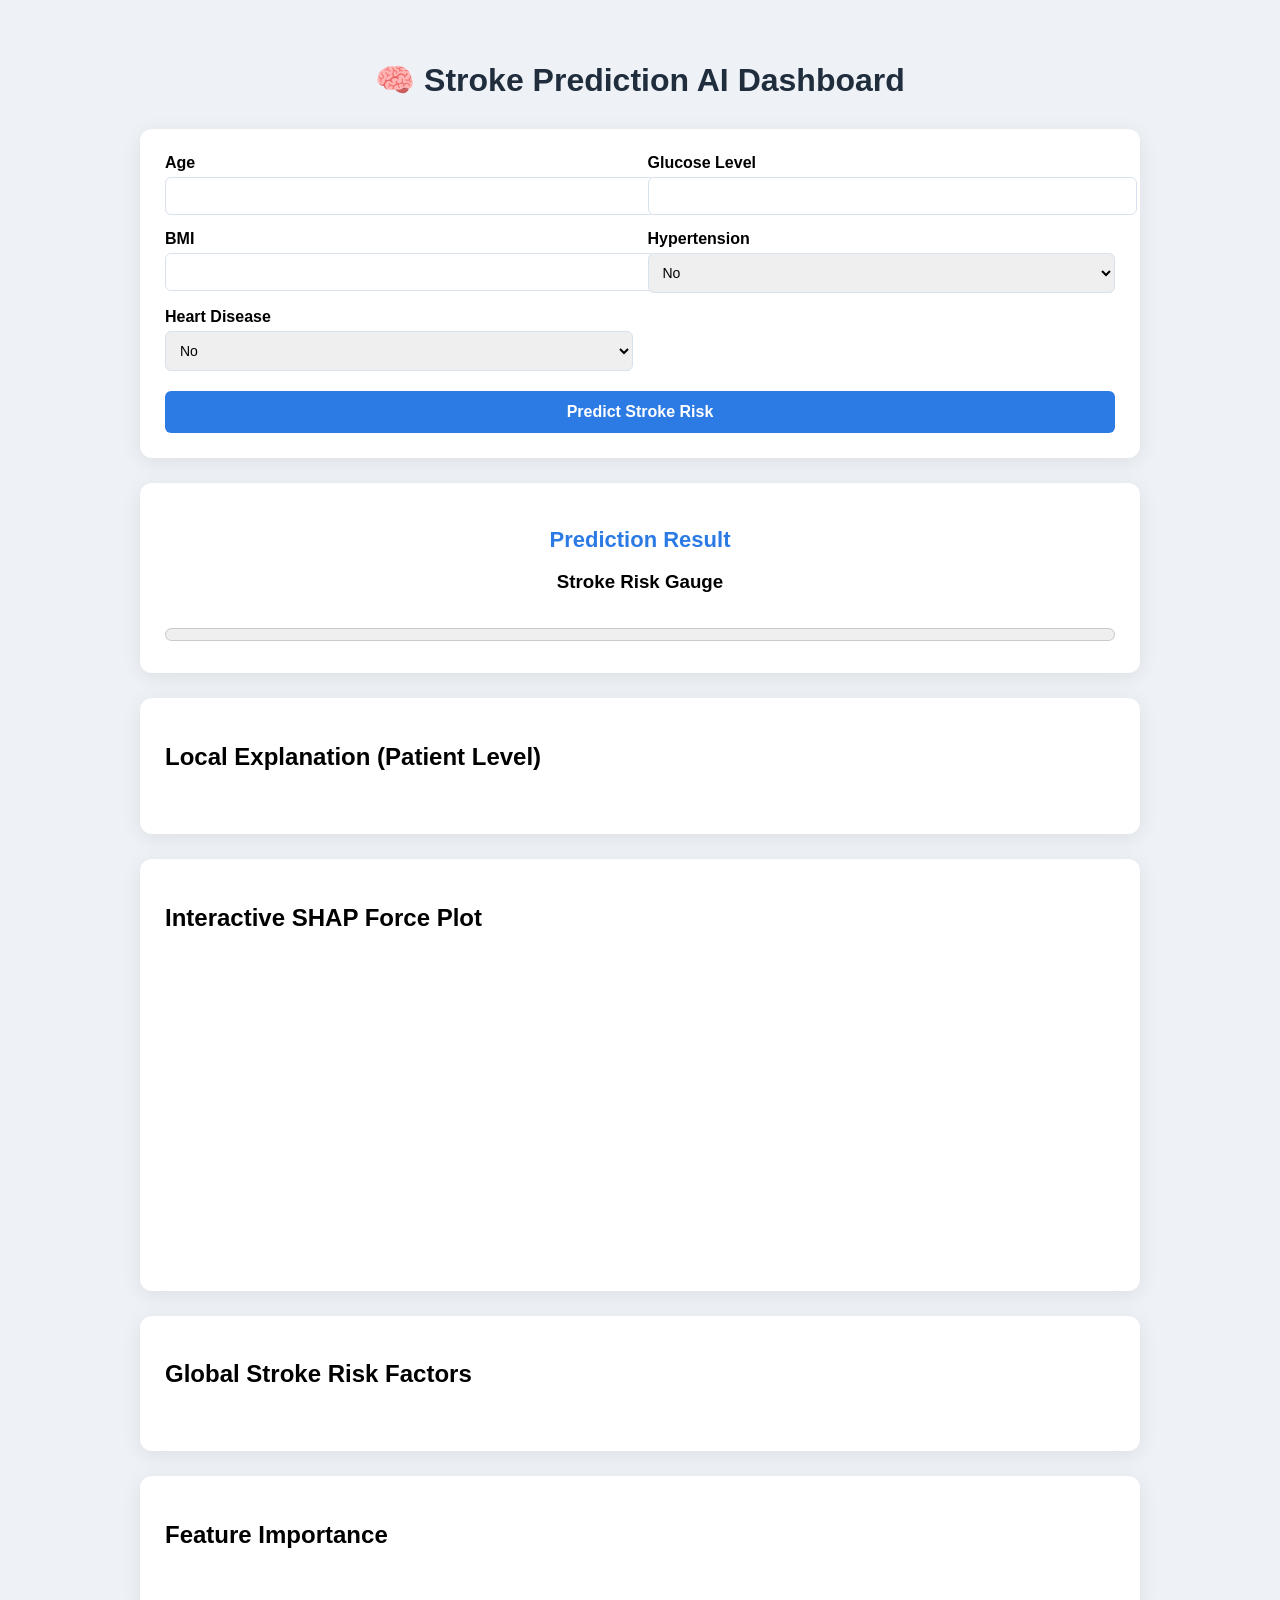
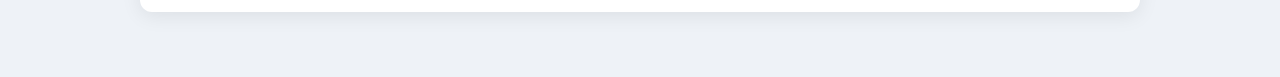
<file: frontend/index.html>
<!DOCTYPE html>
<html>

<head>

<title>Stroke Prediction AI</title>
<link rel="stylesheet" href="style.css">
<link rel="icon" href="data:,">

</head>

<body>

<div class="container">

<h1>🧠 Stroke Prediction AI Dashboard</h1>

<div class="card">

<form id="strokeForm">

<div class="form-grid">

<div>
<label>Age</label>
<input type="number" id="age" required>
</div>

<div>
<label>Glucose Level</label>
<input type="number" id="glucose" required>
</div>

<div>
<label>BMI</label>
<input type="number" id="bmi" required>
</div>

<div>
<label>Hypertension</label>
<select id="hypertension">
<option value="0">No</option>
<option value="1">Yes</option>
</select>
</div>

<div>
<label>Heart Disease</label>
<select id="heart_disease">
<option value="0">No</option>
<option value="1">Yes</option>
</select>
</div>

</div>

<button type="submit">Predict Stroke Risk</button>

</form>

</div>

<div class="card result-card">

<h2 id="result">Prediction Result</h2>

<h3>Stroke Risk Gauge</h3>

<meter id="riskGauge" min="0" max="100" value="0"></meter>

</div>

<div class="card">

<h2>Local Explanation (Patient Level)</h2>
<img id="shapPlot">

</div>

<div class="card">

<h2>Interactive SHAP Force Plot</h2>

<iframe
id="forceFrame"
width="100%"
height="300"
style="border:none;">
</iframe>

</div>

<div class="card">

<h2>Global Stroke Risk Factors</h2>
<img id="summaryPlot">

</div>

<div class="card">

<h2>Feature Importance</h2>
<img id="importancePlot">

</div>

</div>

<script src="script.js"></script>

</body>
</html>
</file>
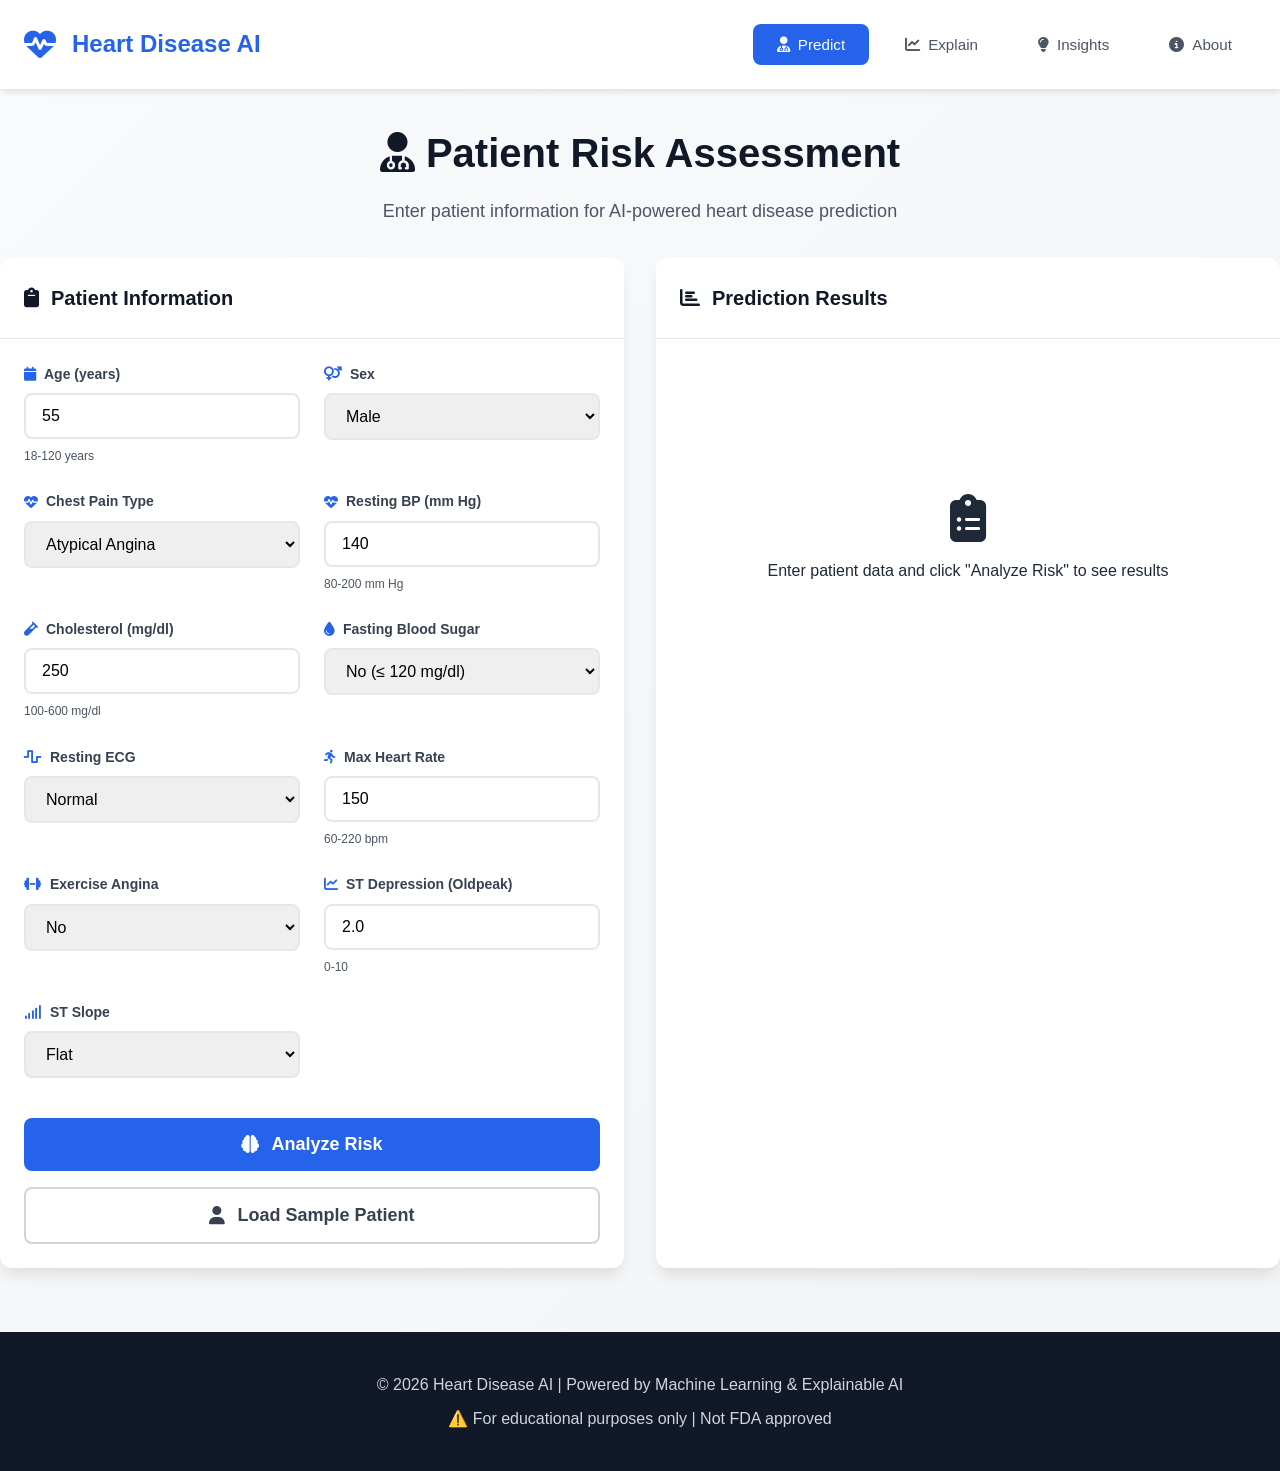
<file: index_advanced.html>
<!DOCTYPE html>
<html lang="en">
<head>
    <meta charset="UTF-8">
    <meta name="viewport" content="width=device-width, initial-scale=1.0">
    <title>Heart Disease AI - Advanced Prediction System</title>
    <link rel="stylesheet" href="style_advanced.css">
    <link rel="icon" href="data:image/svg+xml,<svg xmlns='http://www.w3.org/2000/svg' viewBox='0 0 100 100'><text y='.9em' font-size='90'>🫀</text></svg>">
    <!-- Font Awesome for icons -->
    <link rel="stylesheet" href="https://cdnjs.cloudflare.com/ajax/libs/font-awesome/6.4.0/css/all.min.css">
</head>
<body>
    <!-- Loading Overlay -->
    <div id="loadingOverlay" class="loading-overlay">
        <div class="spinner"></div>
        <p>Processing prediction...</p>
    </div>

    <!-- Header -->
    <header class="header">
        <div class="container">
            <div class="header-content">
                <div class="logo">
                    <i class="fas fa-heartbeat"></i>
                    <span>Heart Disease AI</span>
                </div>
                <nav class="nav">
                    <button class="nav-btn active" data-section="predict">
                        <i class="fas fa-user-md"></i> Predict
                    </button>
                    <button class="nav-btn" data-section="explain">
                        <i class="fas fa-chart-line"></i> Explain
                    </button>
                    <button class="nav-btn" data-section="insights">
                        <i class="fas fa-lightbulb"></i> Insights
                    </button>
                    <button class="nav-btn" data-section="about">
                        <i class="fas fa-info-circle"></i> About
                    </button>
                </nav>
            </div>
        </div>
    </header>

    <!-- Main Container -->
    <div class="container main-container">
        
        <!-- SECTION: PREDICTION -->
        <section id="predictSection" class="section active">
            <div class="section-header">
                <h1><i class="fas fa-user-md"></i> Patient Risk Assessment</h1>
                <p>Enter patient information for AI-powered heart disease prediction</p>
            </div>

            <div class="grid">
                <!-- Input Form -->
                <div class="card form-card">
                    <div class="card-header">
                        <h2><i class="fas fa-clipboard"></i> Patient Information</h2>
                    </div>
                    <form id="predictionForm">
                        <div class="form-grid">
                            <!-- Demographics -->
                            <div class="form-group">
                                <label><i class="fas fa-calendar"></i> Age (years)</label>
                                <input type="number" id="age" min="18" max="120" value="55" required>
                                <small>18-120 years</small>
                            </div>

                            <div class="form-group">
                                <label><i class="fas fa-venus-mars"></i> Sex</label>
                                <select id="sex" required>
                                    <option value="Male">Male</option>
                                    <option value="Female">Female</option>
                                </select>
                            </div>

                            <!-- Clinical Parameters -->
                            <div class="form-group">
                                <label><i class="fas fa-heart-pulse"></i> Chest Pain Type</label>
                                <select id="chest_pain" required>
                                    <option value="Typical Angina">Typical Angina</option>
                                    <option value="Atypical Angina" selected>Atypical Angina</option>
                                    <option value="Non-anginal Pain">Non-anginal Pain</option>
                                    <option value="Asymptomatic">Asymptomatic</option>
                                </select>
                            </div>

                            <div class="form-group">
                                <label><i class="fas fa-heartbeat"></i> Resting BP (mm Hg)</label>
                                <input type="number" id="restingbp_final" min="80" max="200" value="140" required>
                                <small>80-200 mm Hg</small>
                            </div>

                            <div class="form-group">
                                <label><i class="fas fa-vial"></i> Cholesterol (mg/dl)</label>
                                <input type="number" id="chol_final" min="100" max="600" value="250" required>
                                <small>100-600 mg/dl</small>
                            </div>

                            <div class="form-group">
                                <label><i class="fas fa-droplet"></i> Fasting Blood Sugar</label>
                                <select id="fasting_bs" required>
                                    <option value="No">No (≤ 120 mg/dl)</option>
                                    <option value="Yes">Yes (> 120 mg/dl)</option>
                                </select>
                            </div>

                            <div class="form-group">
                                <label><i class="fas fa-wave-square"></i> Resting ECG</label>
                                <select id="resting_ecg" required>
                                    <option value="Normal">Normal</option>
                                    <option value="ST-T Abnormality">ST-T Abnormality</option>
                                    <option value="LV Hypertrophy">LV Hypertrophy</option>
                                </select>
                            </div>

                            <div class="form-group">
                                <label><i class="fas fa-running"></i> Max Heart Rate</label>
                                <input type="number" id="maxhr_final" min="60" max="220" value="150" required>
                                <small>60-220 bpm</small>
                            </div>

                            <div class="form-group">
                                <label><i class="fas fa-dumbbell"></i> Exercise Angina</label>
                                <select id="exercise_angina" required>
                                    <option value="No">No</option>
                                    <option value="Yes">Yes</option>
                                </select>
                            </div>

                            <div class="form-group">
                                <label><i class="fas fa-chart-line"></i> ST Depression (Oldpeak)</label>
                                <input type="number" id="oldpeak" min="0" max="10" step="0.1" value="2.0" required>
                                <small>0-10</small>
                            </div>

                            <div class="form-group">
                                <label><i class="fas fa-signal"></i> ST Slope</label>
                                <select id="st_slope" required>
                                    <option value="Upsloping">Upsloping</option>
                                    <option value="Flat" selected>Flat</option>
                                    <option value="Downsloping">Downsloping</option>
                                </select>
                            </div>
                        </div>

                        <button type="submit" class="btn btn-primary btn-large">
                            <i class="fas fa-brain"></i> Analyze Risk
                        </button>

                        <button type="button" class="btn btn-secondary btn-large" onclick="loadSamplePatient()">
                            <i class="fas fa-user"></i> Load Sample Patient
                        </button>
                    </form>
                </div>

                <!-- Results Panel -->
                <div class="card result-card">
                    <div class="card-header">
                        <h2><i class="fas fa-chart-bar"></i> Prediction Results</h2>
                    </div>
                    
                    <div id="resultsContent" class="results-placeholder">
                        <i class="fas fa-clipboard-list fa-3x"></i>
                        <p>Enter patient data and click "Analyze Risk" to see results</p>
                    </div>

                    <div id="predictionResults" style="display: none;">
                        <!-- Risk Level Badge -->
                        <div id="riskBadge" class="risk-badge"></div>

                        <!-- Probability Gauge -->
                        <div class="gauge-container">
                            <div class="gauge-label">Disease Probability</div>
                            <div class="gauge">
                                <div id="gaugeFill" class="gauge-fill"></div>
                                <div class="gauge-text">
                                    <span id="gaugePercent">0</span>%
                                </div>
                            </div>
                            <div class="gauge-zones">
                                <span class="zone low">Low (0-40%)</span>
                                <span class="zone medium">Medium (40-70%)</span>
                                <span class="zone high">High (70-100%)</span>
                            </div>
                        </div>

                        <!-- Confidence Interval -->
                        <div class="confidence-box">
                            <i class="fas fa-chart-area"></i>
                            <div>
                                <strong>95% Confidence Interval</strong>
                                <p id="confidenceText">-</p>
                            </div>
                        </div>

                        <!-- Risk Factors -->
                        <div class="factors-grid">
                            <div class="factor-box risk">
                                <h3><i class="fas fa-exclamation-triangle"></i> Risk Factors</h3>
                                <ul id="riskFactorsList"></ul>
                            </div>
                            <div class="factor-box protective">
                                <h3><i class="fas fa-shield-alt"></i> Protective Factors</h3>
                                <ul id="protectiveFactorsList"></ul>
                            </div>
                        </div>

                        <!-- Actions -->
                        <div class="action-buttons">
                            <button class="btn btn-primary" onclick="showExplanations()">
                                <i class="fas fa-chart-line"></i> View Explanations
                            </button>
                            <button class="btn btn-secondary" onclick="downloadReport()">
                                <i class="fas fa-download"></i> Download Report
                            </button>
                        </div>
                    </div>
                </div>
            </div>
        </section>

        <!-- SECTION: EXPLANATIONS -->
        <section id="explainSection" class="section">
            <div class="section-header">
                <h1><i class="fas fa-chart-line"></i> AI Explanations</h1>
                <p>Understand how the AI model makes predictions</p>
            </div>

            <div class="tabs">
                <button class="tab-btn active" data-tab="waterfall">
                    <i class="fas fa-water"></i> Waterfall
                </button>
                <button class="tab-btn" data-tab="force">
                    <i class="fas fa-compress-arrows-alt"></i> Force Plot
                </button>
                <button class="tab-btn" data-tab="summary">
                    <i class="fas fa-chart-bar"></i> Global Summary
                </button>
                <button class="tab-btn" data-tab="importance">
                    <i class="fas fa-list-ol"></i> Feature Importance
                </button>
            </div>

            <!-- Waterfall Tab -->
            <div id="waterfallTab" class="tab-content active">
                <div class="card">
                    <div class="card-header">
                        <h2>SHAP Waterfall Plot - Individual Prediction</h2>
                        <p>Shows how each feature pushes the prediction higher or lower</p>
                    </div>
                    <div class="plot-container">
                        <img id="waterfallPlot" alt="Waterfall plot">
                        <div class="plot-placeholder">
                            <i class="fas fa-image fa-3x"></i>
                            <p>Make a prediction first to see explanations</p>
                        </div>
                    </div>
                </div>
            </div>

            <!-- Force Plot Tab -->
            <div id="forceTab" class="tab-content">
                <div class="card">
                    <div class="card-header">
                        <h2>SHAP Force Plot - Interactive Visualization</h2>
                        <p>Cumulative impact of features (red increases risk, blue decreases risk)</p>
                    </div>
                    <div class="plot-container">
                        <iframe id="forcePlotFrame" class="force-plot-frame"></iframe>
                        <div class="plot-placeholder">
                            <i class="fas fa-image fa-3x"></i>
                            <p>Make a prediction first to see force plot</p>
                        </div>
                    </div>
                </div>
            </div>

            <!-- Summary Tab -->
            <div id="summaryTab" class="tab-content">
                <div class="card">
                    <div class="card-header">
                        <h2>Global SHAP Summary - Overall Feature Impact</h2>
                        <p>Shows feature importance across all predictions</p>
                    </div>
                    <div class="plot-container">
                        <img id="summaryPlot" alt="Summary plot">
                        <button class="btn btn-primary" onclick="loadSummaryPlot()">
                            <i class="fas fa-sync"></i> Load Global Summary
                        </button>
                    </div>
                </div>
            </div>

            <!-- Importance Tab -->
            <div id="importanceTab" class="tab-content">
                <div class="card">
                    <div class="card-header">
                        <h2>Feature Importance - Mean Absolute SHAP Values</h2>
                        <p>Ranked list of most important features</p>
                    </div>
                    <div class="plot-container">
                        <img id="importancePlot" alt="Importance plot">
                        <button class="btn btn-primary" onclick="loadImportancePlot()">
                            <i class="fas fa-sync"></i> Load Feature Importance
                        </button>
                    </div>
                </div>
            </div>
        </section>

        <!-- SECTION: INSIGHTS -->
        <section id="insightsSection" class="section">
            <div class="section-header">
                <h1><i class="fas fa-lightbulb"></i> Clinical Insights</h1>
                <p>Evidence-based recommendations and risk mitigation strategies</p>
            </div>

            <div id="insightsContent" class="insights-grid">
                <div class="insight-card">
                    <i class="fas fa-heartbeat"></i>
                    <h3>Cardiovascular Health</h3>
                    <p>Regular exercise, healthy diet, and stress management are key to heart health.</p>
                </div>
                <div class="insight-card">
                    <i class="fas fa-apple-alt"></i>
                    <h3>Nutrition</h3>
                    <p>Mediterranean diet has shown significant benefits in reducing cardiovascular risk.</p>
                </div>
                <div class="insight-card">
                    <i class="fas fa-dumbbell"></i>
                    <h3>Physical Activity</h3>
                    <p>150 minutes of moderate exercise per week recommended for heart health.</p>
                </div>
                <div class="insight-card">
                    <i class="fas fa-user-md"></i>
                    <h3>Medical Follow-up</h3>
                    <p>Regular check-ups and adherence to prescribed medications are crucial.</p>
                </div>
            </div>
        </section>

        <!-- SECTION: ABOUT -->
        <section id="aboutSection" class="section">
            <div class="section-header">
                <h1><i class="fas fa-info-circle"></i> About This System</h1>
            </div>

            <div class="about-grid">
                <div class="card">
                    <div class="card-header">
                        <h2><i class="fas fa-brain"></i> AI Model</h2>
                    </div>
                    <div class="about-content">
                        <p><strong>Algorithm:</strong> Random Forest Classifier</p>
                        <p><strong>Training Data:</strong> 2,141 patient records</p>
                        <p><strong>Features:</strong> 35 clinical parameters</p>
                        <p><strong>Validation:</strong> 5-fold cross-validation</p>
                    </div>
                </div>

                <div class="card">
                    <div class="card-header">
                        <h2><i class="fas fa-chart-line"></i> Performance</h2>
                    </div>
                    <div class="about-content">
                        <p><strong>F1-Score:</strong> 87.6% (Excellent)</p>
                        <p><strong>Accuracy:</strong> 86.5%</p>
                        <p><strong>Precision:</strong> 86.9%</p>
                        <p><strong>Recall:</strong> 88.4%</p>
                    </div>
                </div>

                <div class="card">
                    <div class="card-header">
                        <h2><i class="fas fa-shield-alt"></i> Disclaimer</h2>
                    </div>
                    <div class="about-content">
                        <p class="warning">
                            <i class="fas fa-exclamation-triangle"></i>
                            This tool is for <strong>educational and research purposes only</strong>.
                            It should not replace professional medical advice, diagnosis, or treatment.
                            Always consult with qualified healthcare professionals for medical decisions.
                        </p>
                    </div>
                </div>
            </div>
        </section>
    </div>

    <!-- Footer -->
    <footer class="footer">
        <div class="container">
            <p>&copy; 2026 Heart Disease AI | Powered by Machine Learning & Explainable AI</p>
            <p>⚠️ For educational purposes only | Not FDA approved</p>
        </div>
    </footer>

    <script src="script_advanced.js"></script>
</body>
</html>
</file>
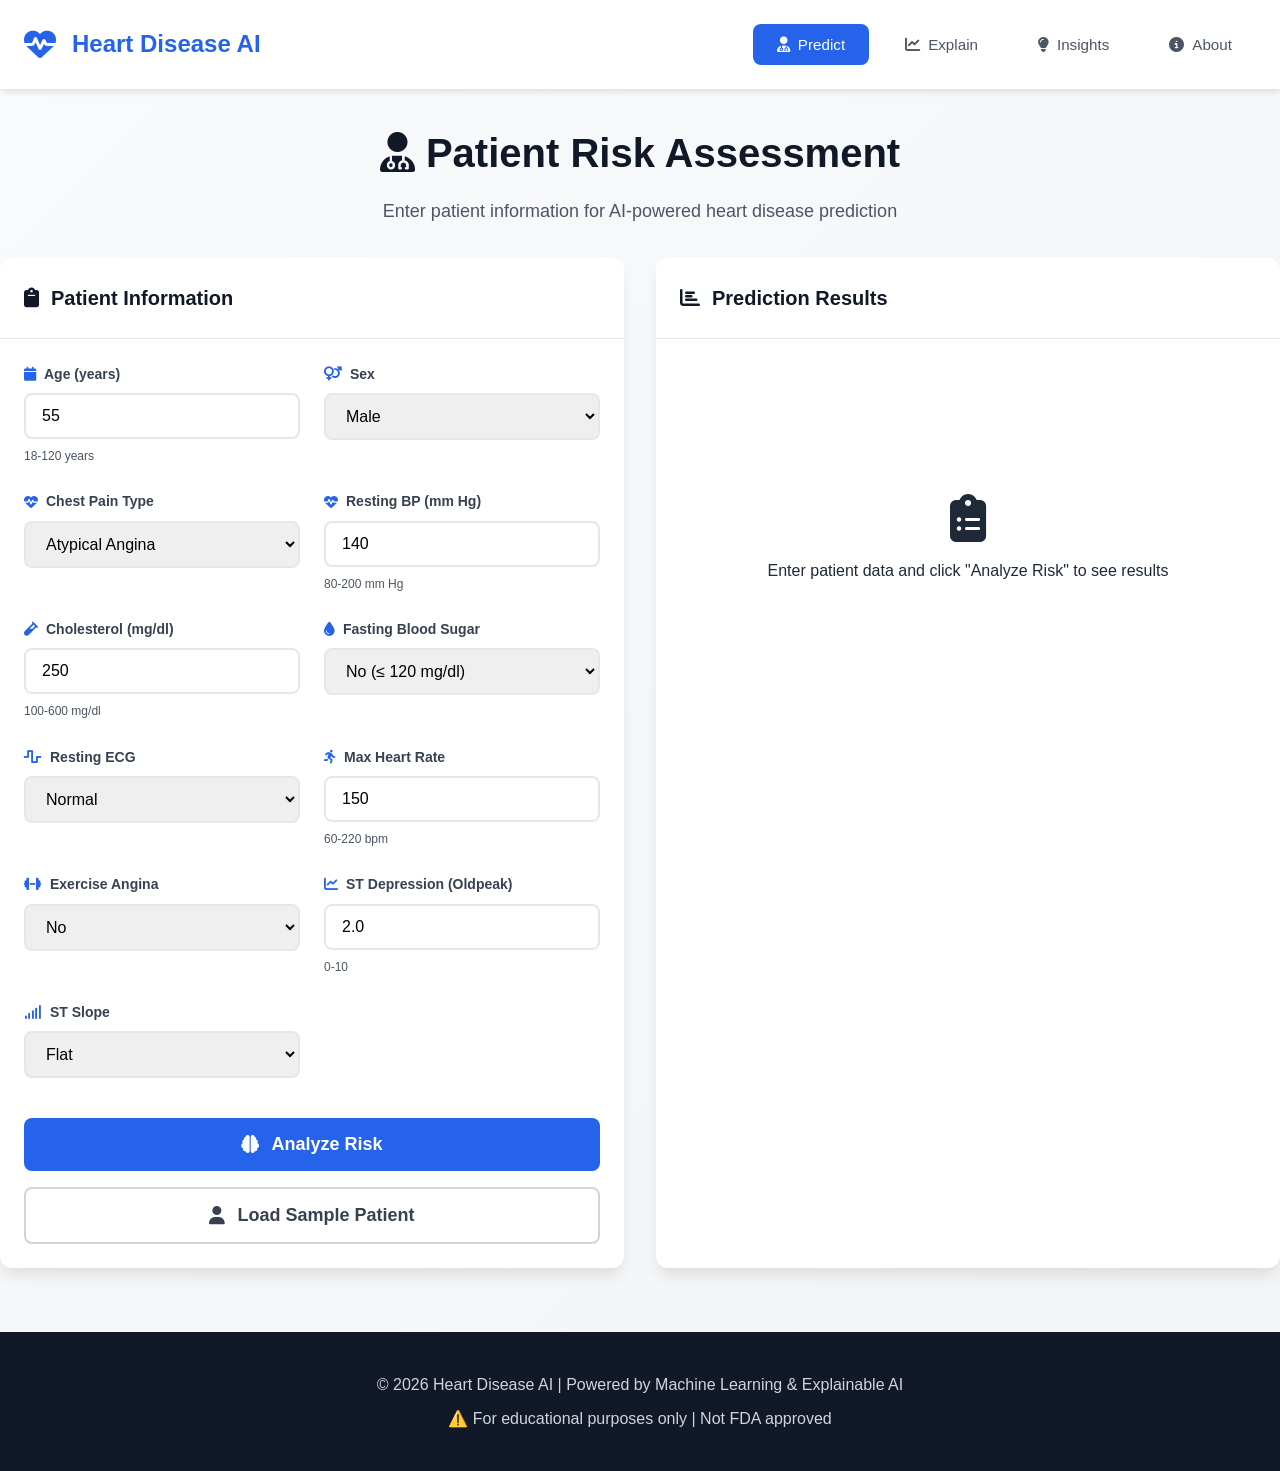
<file: files2/index_advanced.html>
<!DOCTYPE html>
<html lang="en">
<head>
    <meta charset="UTF-8">
    <meta name="viewport" content="width=device-width, initial-scale=1.0">
    <title>Heart Disease AI - Advanced Prediction System</title>
    <link rel="stylesheet" href="style_advanced.css">
    <link rel="icon" href="data:image/svg+xml,<svg xmlns='http://www.w3.org/2000/svg' viewBox='0 0 100 100'><text y='.9em' font-size='90'>🫀</text></svg>">
    <!-- Font Awesome for icons -->
    <link rel="stylesheet" href="https://cdnjs.cloudflare.com/ajax/libs/font-awesome/6.4.0/css/all.min.css">
</head>
<body>
    <!-- Loading Overlay -->
    <div id="loadingOverlay" class="loading-overlay">
        <div class="spinner"></div>
        <p>Processing prediction...</p>
    </div>

    <!-- Header -->
    <header class="header">
        <div class="container">
            <div class="header-content">
                <div class="logo">
                    <i class="fas fa-heartbeat"></i>
                    <span>Heart Disease AI</span>
                </div>
                <nav class="nav">
                    <button class="nav-btn active" data-section="predict">
                        <i class="fas fa-user-md"></i> Predict
                    </button>
                    <button class="nav-btn" data-section="explain">
                        <i class="fas fa-chart-line"></i> Explain
                    </button>
                    <button class="nav-btn" data-section="insights">
                        <i class="fas fa-lightbulb"></i> Insights
                    </button>
                    <button class="nav-btn" data-section="about">
                        <i class="fas fa-info-circle"></i> About
                    </button>
                </nav>
            </div>
        </div>
    </header>

    <!-- Main Container -->
    <div class="container main-container">
        
        <!-- SECTION: PREDICTION -->
        <section id="predictSection" class="section active">
            <div class="section-header">
                <h1><i class="fas fa-user-md"></i> Patient Risk Assessment</h1>
                <p>Enter patient information for AI-powered heart disease prediction</p>
            </div>

            <div class="grid">
                <!-- Input Form -->
                <div class="card form-card">
                    <div class="card-header">
                        <h2><i class="fas fa-clipboard"></i> Patient Information</h2>
                    </div>
                    <form id="predictionForm">
                        <div class="form-grid">
                            <!-- Demographics -->
                            <div class="form-group">
                                <label><i class="fas fa-calendar"></i> Age (years)</label>
                                <input type="number" id="age" min="18" max="120" value="55" required>
                                <small>18-120 years</small>
                            </div>

                            <div class="form-group">
                                <label><i class="fas fa-venus-mars"></i> Sex</label>
                                <select id="sex" required>
                                    <option value="Male">Male</option>
                                    <option value="Female">Female</option>
                                </select>
                            </div>

                            <!-- Clinical Parameters -->
                            <div class="form-group">
                                <label><i class="fas fa-heart-pulse"></i> Chest Pain Type</label>
                                <select id="chest_pain" required>
                                    <option value="Typical Angina">Typical Angina</option>
                                    <option value="Atypical Angina" selected>Atypical Angina</option>
                                    <option value="Non-anginal Pain">Non-anginal Pain</option>
                                    <option value="Asymptomatic">Asymptomatic</option>
                                </select>
                            </div>

                            <div class="form-group">
                                <label><i class="fas fa-heartbeat"></i> Resting BP (mm Hg)</label>
                                <input type="number" id="restingbp_final" min="80" max="200" value="140" required>
                                <small>80-200 mm Hg</small>
                            </div>

                            <div class="form-group">
                                <label><i class="fas fa-vial"></i> Cholesterol (mg/dl)</label>
                                <input type="number" id="chol_final" min="100" max="600" value="250" required>
                                <small>100-600 mg/dl</small>
                            </div>

                            <div class="form-group">
                                <label><i class="fas fa-droplet"></i> Fasting Blood Sugar</label>
                                <select id="fasting_bs" required>
                                    <option value="No">No (≤ 120 mg/dl)</option>
                                    <option value="Yes">Yes (> 120 mg/dl)</option>
                                </select>
                            </div>

                            <div class="form-group">
                                <label><i class="fas fa-wave-square"></i> Resting ECG</label>
                                <select id="resting_ecg" required>
                                    <option value="Normal">Normal</option>
                                    <option value="ST-T Abnormality">ST-T Abnormality</option>
                                    <option value="LV Hypertrophy">LV Hypertrophy</option>
                                </select>
                            </div>

                            <div class="form-group">
                                <label><i class="fas fa-running"></i> Max Heart Rate</label>
                                <input type="number" id="maxhr_final" min="60" max="220" value="150" required>
                                <small>60-220 bpm</small>
                            </div>

                            <div class="form-group">
                                <label><i class="fas fa-dumbbell"></i> Exercise Angina</label>
                                <select id="exercise_angina" required>
                                    <option value="No">No</option>
                                    <option value="Yes">Yes</option>
                                </select>
                            </div>

                            <div class="form-group">
                                <label><i class="fas fa-chart-line"></i> ST Depression (Oldpeak)</label>
                                <input type="number" id="oldpeak" min="0" max="10" step="0.1" value="2.0" required>
                                <small>0-10</small>
                            </div>

                            <div class="form-group">
                                <label><i class="fas fa-signal"></i> ST Slope</label>
                                <select id="st_slope" required>
                                    <option value="Upsloping">Upsloping</option>
                                    <option value="Flat" selected>Flat</option>
                                    <option value="Downsloping">Downsloping</option>
                                </select>
                            </div>
                        </div>

                        <button type="submit" class="btn btn-primary btn-large">
                            <i class="fas fa-brain"></i> Analyze Risk
                        </button>

                        <button type="button" class="btn btn-secondary btn-large" onclick="loadSamplePatient()">
                            <i class="fas fa-user"></i> Load Sample Patient
                        </button>
                    </form>
                </div>

                <!-- Results Panel -->
                <div class="card result-card">
                    <div class="card-header">
                        <h2><i class="fas fa-chart-bar"></i> Prediction Results</h2>
                    </div>
                    
                    <div id="resultsContent" class="results-placeholder">
                        <i class="fas fa-clipboard-list fa-3x"></i>
                        <p>Enter patient data and click "Analyze Risk" to see results</p>
                    </div>

                    <div id="predictionResults" style="display: none;">
                        <!-- Risk Level Badge -->
                        <div id="riskBadge" class="risk-badge"></div>

                        <!-- Probability Gauge -->
                        <div class="gauge-container">
                            <div class="gauge-label">Disease Probability</div>
                            <div class="gauge">
                                <div id="gaugeFill" class="gauge-fill"></div>
                                <div class="gauge-text">
                                    <span id="gaugePercent">0</span>%
                                </div>
                            </div>
                            <div class="gauge-zones">
                                <span class="zone low">Low (0-40%)</span>
                                <span class="zone medium">Medium (40-70%)</span>
                                <span class="zone high">High (70-100%)</span>
                            </div>
                        </div>

                        <!-- Confidence Interval -->
                        <div class="confidence-box">
                            <i class="fas fa-chart-area"></i>
                            <div>
                                <strong>95% Confidence Interval</strong>
                                <p id="confidenceText">-</p>
                            </div>
                        </div>

                        <!-- Risk Factors -->
                        <div class="factors-grid">
                            <div class="factor-box risk">
                                <h3><i class="fas fa-exclamation-triangle"></i> Risk Factors</h3>
                                <ul id="riskFactorsList"></ul>
                            </div>
                            <div class="factor-box protective">
                                <h3><i class="fas fa-shield-alt"></i> Protective Factors</h3>
                                <ul id="protectiveFactorsList"></ul>
                            </div>
                        </div>

                        <!-- Actions -->
                        <div class="action-buttons">
                            <button class="btn btn-primary" onclick="showExplanations()">
                                <i class="fas fa-chart-line"></i> View Explanations
                            </button>
                            <button class="btn btn-secondary" onclick="downloadReport()">
                                <i class="fas fa-download"></i> Download Report
                            </button>
                        </div>
                    </div>
                </div>
            </div>
        </section>

        <!-- SECTION: EXPLANATIONS -->
        <section id="explainSection" class="section">
            <div class="section-header">
                <h1><i class="fas fa-chart-line"></i> AI Explanations</h1>
                <p>Understand how the AI model makes predictions</p>
            </div>

            <div class="tabs">
                <button class="tab-btn active" data-tab="waterfall">
                    <i class="fas fa-water"></i> Waterfall
                </button>
                <button class="tab-btn" data-tab="force">
                    <i class="fas fa-compress-arrows-alt"></i> Force Plot
                </button>
                <button class="tab-btn" data-tab="lime">
                    <i class="fas fa-lemon"></i> LIME
                </button>
                <button class="tab-btn" data-tab="summary">
                    <i class="fas fa-chart-bar"></i> Global Summary
                </button>
                <button class="tab-btn" data-tab="importance">
                    <i class="fas fa-list-ol"></i> Feature Importance
                </button>
            </div>

            <!-- Waterfall Tab -->
            <div id="waterfallTab" class="tab-content active">
                <div class="card">
                    <div class="card-header">
                        <h2>SHAP Waterfall Plot - Individual Prediction</h2>
                        <p>Shows how each feature pushes the prediction higher or lower</p>
                    </div>
                    <div class="plot-container">
                        <img id="waterfallPlot" alt="Waterfall plot">
                        <div class="plot-placeholder">
                            <i class="fas fa-image fa-3x"></i>
                            <p>Make a prediction first to see explanations</p>
                        </div>
                    </div>
                </div>
            </div>

            <!-- Force Plot Tab -->
            <div id="forceTab" class="tab-content">
                <div class="card">
                    <div class="card-header">
                        <h2>SHAP Force Plot - Interactive Visualization</h2>
                        <p>Cumulative impact of features (red increases risk, blue decreases risk)</p>
                    </div>
                    <div class="plot-container">
                        <iframe id="forcePlotFrame" class="force-plot-frame"></iframe>
                        <div class="plot-placeholder">
                            <i class="fas fa-image fa-3x"></i>
                            <p>Make a prediction first to see force plot</p>
                        </div>
                    </div>
                </div>
            </div>

            <!-- LIME Tab -->
            <div id="limeTab" class="tab-content">
                <div class="card">
                    <div class="card-header">
                        <h2>LIME Explanation - Local Interpretable Model</h2>
                        <p>LIME creates a simple model around this specific prediction to explain it</p>
                    </div>
                    <div class="plot-container">
                        <img id="limePlot" alt="LIME plot">
                        <div class="plot-placeholder">
                            <i class="fas fa-lemon fa-3x"></i>
                            <p>Make a prediction first to see LIME explanation</p>
                        </div>
                    </div>
                    <div id="limeWeights" style="padding: 1rem; display: none;">
                        <h3 style="margin-bottom: 1rem;"><i class="fas fa-list"></i> Feature Weights</h3>
                        <div id="limeWeightsContent"></div>
                    </div>
                </div>
            </div>

            <!-- Summary Tab -->
            <div id="summaryTab" class="tab-content">
                <div class="card">
                    <div class="card-header">
                        <h2>Global SHAP Summary - Overall Feature Impact</h2>
                        <p>Shows feature importance across all predictions</p>
                    </div>
                    <div class="plot-container">
                        <img id="summaryPlot" alt="Summary plot">
                        <button class="btn btn-primary" onclick="loadSummaryPlot()">
                            <i class="fas fa-sync"></i> Load Global Summary
                        </button>
                    </div>
                </div>
            </div>

            <!-- Importance Tab -->
            <div id="importanceTab" class="tab-content">
                <div class="card">
                    <div class="card-header">
                        <h2>Feature Importance - Mean Absolute SHAP Values</h2>
                        <p>Ranked list of most important features</p>
                    </div>
                    <div class="plot-container">
                        <img id="importancePlot" alt="Importance plot">
                        <button class="btn btn-primary" onclick="loadImportancePlot()">
                            <i class="fas fa-sync"></i> Load Feature Importance
                        </button>
                    </div>
                </div>
            </div>
        </section>

        <!-- SECTION: INSIGHTS -->
        <section id="insightsSection" class="section">
            <div class="section-header">
                <h1><i class="fas fa-lightbulb"></i> Clinical Insights</h1>
                <p>Evidence-based recommendations and risk mitigation strategies</p>
            </div>

            <div id="insightsContent" class="insights-grid">
                <div class="insight-card">
                    <i class="fas fa-heartbeat"></i>
                    <h3>Cardiovascular Health</h3>
                    <p>Regular exercise, healthy diet, and stress management are key to heart health.</p>
                </div>
                <div class="insight-card">
                    <i class="fas fa-apple-alt"></i>
                    <h3>Nutrition</h3>
                    <p>Mediterranean diet has shown significant benefits in reducing cardiovascular risk.</p>
                </div>
                <div class="insight-card">
                    <i class="fas fa-dumbbell"></i>
                    <h3>Physical Activity</h3>
                    <p>150 minutes of moderate exercise per week recommended for heart health.</p>
                </div>
                <div class="insight-card">
                    <i class="fas fa-user-md"></i>
                    <h3>Medical Follow-up</h3>
                    <p>Regular check-ups and adherence to prescribed medications are crucial.</p>
                </div>
            </div>
        </section>

        <!-- SECTION: ABOUT -->
        <section id="aboutSection" class="section">
            <div class="section-header">
                <h1><i class="fas fa-info-circle"></i> About This System</h1>
            </div>

            <div class="about-grid">
                <div class="card">
                    <div class="card-header">
                        <h2><i class="fas fa-brain"></i> AI Model</h2>
                    </div>
                    <div class="about-content">
                        <p><strong>Algorithm:</strong> Random Forest Classifier</p>
                        <p><strong>Training Data:</strong> 2,141 patient records</p>
                        <p><strong>Features:</strong> 35 clinical parameters</p>
                        <p><strong>Validation:</strong> 5-fold cross-validation</p>
                    </div>
                </div>

                <div class="card">
                    <div class="card-header">
                        <h2><i class="fas fa-chart-line"></i> Performance</h2>
                    </div>
                    <div class="about-content">
                        <p><strong>F1-Score:</strong> 87.6% (Excellent)</p>
                        <p><strong>Accuracy:</strong> 86.5%</p>
                        <p><strong>Precision:</strong> 86.9%</p>
                        <p><strong>Recall:</strong> 88.4%</p>
                    </div>
                </div>

                <div class="card">
                    <div class="card-header">
                        <h2><i class="fas fa-shield-alt"></i> Disclaimer</h2>
                    </div>
                    <div class="about-content">
                        <p class="warning">
                            <i class="fas fa-exclamation-triangle"></i>
                            This tool is for <strong>educational and research purposes only</strong>.
                            It should not replace professional medical advice, diagnosis, or treatment.
                            Always consult with qualified healthcare professionals for medical decisions.
                        </p>
                    </div>
                </div>
            </div>
        </section>
    </div>

    <!-- Footer -->
    <footer class="footer">
        <div class="container">
            <p>&copy; 2026 Heart Disease AI | Powered by Machine Learning & Explainable AI</p>
            <p>⚠️ For educational purposes only | Not FDA approved</p>
        </div>
    </footer>

    <script src="script_advanced.js"></script>
</body>
</html>
</file>
<file: frontend/style.css>
body{
font-family: 'Segoe UI', Tahoma, Geneva, Verdana, sans-serif;
background:#eef2f7;
margin:0;
padding:0;
}

.container{
width:1000px;
margin:auto;
padding:40px 20px;
}

h1{
text-align:center;
color:#1f2d3d;
margin-bottom:30px;
}

.card{
background:white;
border-radius:12px;
padding:25px;
margin-bottom:25px;
box-shadow:0px 4px 20px rgba(0,0,0,0.08);
}

.result-card{
text-align:center;
}

.form-grid{
display:grid;
grid-template-columns:1fr 1fr;
gap:15px;
margin-bottom:20px;
}

label{
font-weight:600;
display:block;
margin-bottom:5px;
}

input,select{
width:100%;
padding:10px;
border:1px solid #d9e2ec;
border-radius:6px;
font-size:14px;
}

button{
width:100%;
padding:12px;
background:#2c7be5;
color:white;
border:none;
border-radius:6px;
font-size:16px;
font-weight:600;
cursor:pointer;
transition:0.2s;
}

button:hover{
background:#1a5bb8;
}

meter{
width:100%;
height:25px;
margin-top:10px;
}

img{
width:100%;
margin-top:10px;
border-radius:8px;
}

iframe{
margin-top:10px;
border-radius:8px;
}

#result{
font-size:22px;
font-weight:bold;
color:#2c7be5;
}
</file>
<file: style_advanced.css>
/* ==========================================
   HEART DISEASE AI - ADVANCED STYLES
   Modern, production-grade CSS
   ========================================== */

:root {
    /* Colors */
    --primary: #2563eb;
    --primary-dark: #1e40af;
    --secondary: #10b981;
    --danger: #ef4444;
    --warning: #f59e0b;
    --success: #10b981;
    
    /* Grays */
    --gray-50: #f9fafb;
    --gray-100: #f3f4f6;
    --gray-200: #e5e7eb;
    --gray-300: #d1d5db;
    --gray-600: #4b5563;
    --gray-700: #374151;
    --gray-800: #1f2937;
    --gray-900: #111827;
    
    /* Spacing */
    --spacing-xs: 0.5rem;
    --spacing-sm: 0.75rem;
    --spacing-md: 1rem;
    --spacing-lg: 1.5rem;
    --spacing-xl: 2rem;
    
    /* Border Radius */
    --radius-sm: 0.375rem;
    --radius-md: 0.5rem;
    --radius-lg: 0.75rem;
    --radius-xl: 1rem;
    
    /* Shadows */
    --shadow-sm: 0 1px 2px 0 rgba(0, 0, 0, 0.05);
    --shadow-md: 0 4px 6px -1px rgba(0, 0, 0, 0.1);
    --shadow-lg: 0 10px 15px -3px rgba(0, 0, 0, 0.1);
    --shadow-xl: 0 20px 25px -5px rgba(0, 0, 0, 0.1);
}

/* Reset & Base */
* {
    margin: 0;
    padding: 0;
    box-sizing: border-box;
}

body {
    font-family: -apple-system, BlinkMacSystemFont, 'Segoe UI', Roboto, 'Helvetica Neue', Arial, sans-serif;
    background: linear-gradient(135deg, var(--gray-50) 0%, var(--gray-100) 100%);
    color: var(--gray-800);
    line-height: 1.6;
    min-height: 100vh;
}

.container {
    max-width: 1400px;
    margin: 0 auto;
    padding: 0 var(--spacing-lg);
}

/* Loading Overlay */
.loading-overlay {
    position: fixed;
    top: 0;
    left: 0;
    right: 0;
    bottom: 0;
    background: rgba(0, 0, 0, 0.7);
    display: none;
    justify-content: center;
    align-items: center;
    z-index: 10000;
    flex-direction: column;
    gap: var(--spacing-lg);
}

.loading-overlay.active {
    display: flex;
}

.spinner {
    width: 60px;
    height: 60px;
    border: 4px solid rgba(255, 255, 255, 0.2);
    border-top-color: white;
    border-radius: 50%;
    animation: spin 0.8s linear infinite;
}

@keyframes spin {
    to { transform: rotate(360deg); }
}

.loading-overlay p {
    color: white;
    font-size: 1.125rem;
    font-weight: 500;
}

/* Header */
.header {
    background: white;
    box-shadow: var(--shadow-md);
    position: sticky;
    top: 0;
    z-index: 1000;
}

.header-content {
    display: flex;
    justify-content: space-between;
    align-items: center;
    padding: var(--spacing-lg) 0;
}

.logo {
    display: flex;
    align-items: center;
    gap: var(--spacing-md);
    font-size: 1.5rem;
    font-weight: 700;
    color: var(--primary);
}

.logo i {
    font-size: 2rem;
}

.nav {
    display: flex;
    gap: var(--spacing-sm);
}

.nav-btn {
    background: none;
    border: none;
    padding: var(--spacing-sm) var(--spacing-lg);
    border-radius: var(--radius-md);
    cursor: pointer;
    font-size: 0.95rem;
    font-weight: 500;
    color: var(--gray-600);
    transition: all 0.2s;
    display: flex;
    align-items: center;
    gap: var(--spacing-xs);
}

.nav-btn:hover {
    background: var(--gray-100);
    color: var(--gray-900);
}

.nav-btn.active {
    background: var(--primary);
    color: white;
}

/* Main Container */
.main-container {
    padding: var(--spacing-xl) 0;
    min-height: calc(100vh - 200px);
}

/* Sections */
.section {
    display: none;
    animation: fadeIn 0.3s;
}

.section.active {
    display: block;
}

@keyframes fadeIn {
    from { opacity: 0; transform: translateY(10px); }
    to { opacity: 1; transform: translateY(0); }
}

.section-header {
    text-align: center;
    margin-bottom: var(--spacing-xl);
}

.section-header h1 {
    font-size: 2.5rem;
    font-weight: 800;
    color: var(--gray-900);
    margin-bottom: var(--spacing-sm);
}

.section-header p {
    font-size: 1.125rem;
    color: var(--gray-600);
}

/* Grid Layouts */
.grid {
    display: grid;
    grid-template-columns: 1fr 1fr;
    gap: var(--spacing-xl);
    margin-top: var(--spacing-xl);
}

/* Cards */
.card {
    background: white;
    border-radius: var(--radius-lg);
    box-shadow: var(--shadow-lg);
    overflow: hidden;
    transition: transform 0.2s, box-shadow 0.2s;
}

.card:hover {
    transform: translateY(-2px);
    box-shadow: var(--shadow-xl);
}

.card-header {
    padding: var(--spacing-lg);
    border-bottom: 1px solid var(--gray-200);
}

.card-header h2 {
    font-size: 1.25rem;
    font-weight: 700;
    color: var(--gray-900);
    display: flex;
    align-items: center;
    gap: var(--spacing-sm);
}

.card-header p {
    color: var(--gray-600);
    font-size: 0.875rem;
    margin-top: var(--spacing-xs);
}

/* Form */
.form-card {
    max-height: fit-content;
}

form {
    padding: var(--spacing-lg);
}

.form-grid {
    display: grid;
    grid-template-columns: 1fr 1fr;
    gap: var(--spacing-lg);
    margin-bottom: var(--spacing-lg);
}

.form-group {
    display: flex;
    flex-direction: column;
}

.form-group label {
    font-weight: 600;
    color: var(--gray-700);
    margin-bottom: var(--spacing-xs);
    font-size: 0.875rem;
    display: flex;
    align-items: center;
    gap: var(--spacing-xs);
}

.form-group label i {
    color: var(--primary);
}

.form-group input,
.form-group select {
    padding: var(--spacing-sm) var(--spacing-md);
    border: 2px solid var(--gray-200);
    border-radius: var(--radius-md);
    font-size: 1rem;
    transition: all 0.2s;
}

.form-group input:focus,
.form-group select:focus {
    outline: none;
    border-color: var(--primary);
    box-shadow: 0 0 0 3px rgba(37, 99, 235, 0.1);
}

.form-group small {
    color: var(--gray-600);
    font-size: 0.75rem;
    margin-top: var(--spacing-xs);
}

/* Buttons */
.btn {
    padding: var(--spacing-sm) var(--spacing-lg);
    border: none;
    border-radius: var(--radius-md);
    font-size: 1rem;
    font-weight: 600;
    cursor: pointer;
    transition: all 0.2s;
    display: inline-flex;
    align-items: center;
    justify-content: center;
    gap: var(--spacing-sm);
}

.btn-primary {
    background: var(--primary);
    color: white;
}

.btn-primary:hover {
    background: var(--primary-dark);
    transform: translateY(-2px);
    box-shadow: var(--shadow-lg);
}

.btn-secondary {
    background: white;
    color: var(--gray-700);
    border: 2px solid var(--gray-300);
}

.btn-secondary:hover {
    background: var(--gray-50);
    border-color: var(--gray-400);
}

.btn-large {
    width: 100%;
    padding: var(--spacing-md) var(--spacing-lg);
    font-size: 1.125rem;
    margin-top: var(--spacing-md);
}

/* Results */
.results-placeholder {
    display: flex;
    flex-direction: column;
    align-items: center;
    justify-content: center;
    padding: var(--spacing-xl);
    color: var(--gray-400);
    text-align: center;
    min-height: 400px;
}

.results-placeholder i {
    margin-bottom: var(--spacing-md);
}

#predictionResults {
    padding: var(--spacing-lg);
}

/* Risk Badge */
.risk-badge {
    text-align: center;
    padding: var(--spacing-xl);
    border-radius: var(--radius-lg);
    margin-bottom: var(--spacing-lg);
}

.risk-badge.low {
    background: linear-gradient(135deg, #d1fae5 0%, #a7f3d0 100%);
    border: 2px solid var(--success);
}

.risk-badge.medium {
    background: linear-gradient(135deg, #fef3c7 0%, #fde68a 100%);
    border: 2px solid var(--warning);
}

.risk-badge.high {
    background: linear-gradient(135deg, #fee2e2 0%, #fecaca 100%);
    border: 2px solid var(--danger);
}

/* Gauge */
.gauge-container {
    margin: var(--spacing-xl) 0;
}

.gauge-label {
    text-align: center;
    font-weight: 600;
    color: var(--gray-700);
    margin-bottom: var(--spacing-md);
    font-size: 1.125rem;
}

.gauge {
    position: relative;
    width: 200px;
    height: 200px;
    margin: 0 auto;
    border-radius: 50%;
    background: conic-gradient(
        from 0deg,
        var(--success) 0%,
        var(--success) 40%,
        var(--warning) 40%,
        var(--warning) 70%,
        var(--danger) 70%,
        var(--danger) 100%
    );
    padding: 10px;
}

.gauge::before {
    content: '';
    position: absolute;
    inset: 10px;
    background: white;
    border-radius: 50%;
}

.gauge-fill {
    position: absolute;
    inset: 0;
    border-radius: 50%;
    background: conic-gradient(
        from 0deg,
        transparent 0%,
        transparent var(--gauge-percent),
        rgba(255,255,255,0.95) var(--gauge-percent),
        rgba(255,255,255,0.95) 100%
    );
}

.gauge-text {
    position: absolute;
    inset: 0;
    display: flex;
    align-items: center;
    justify-content: center;
    font-size: 2rem;
    font-weight: 700;
    color: var(--gray-900);
    z-index: 1;
}

.gauge-zones {
    display: flex;
    justify-content: space-between;
    margin-top: var(--spacing-md);
    font-size: 0.75rem;
}

.zone.low { color: var(--success); }
.zone.medium { color: var(--warning); }
.zone.high { color: var(--danger); }

/* Confidence Box */
.confidence-box {
    background: var(--gray-50);
    border-radius: var(--radius-md);
    padding: var(--spacing-md);
    display: flex;
    align-items: center;
    gap: var(--spacing-md);
    margin-bottom: var(--spacing-lg);
}

.confidence-box i {
    font-size: 2rem;
    color: var(--primary);
}

/* Factors Grid */
.factors-grid {
    display: grid;
    grid-template-columns: 1fr 1fr;
    gap: var(--spacing-lg);
    margin: var(--spacing-lg) 0;
}

.factor-box {
    border-radius: var(--radius-md);
    padding: var(--spacing-lg);
}

.factor-box.risk {
    background: #fee2e2;
    border-left: 4px solid var(--danger);
}

.factor-box.protective {
    background: #d1fae5;
    border-left: 4px solid var(--success);
}

.factor-box h3 {
    font-size: 1rem;
    margin-bottom: var(--spacing-md);
    display: flex;
    align-items: center;
    gap: var(--spacing-sm);
}

.factor-box ul {
    list-style: none;
}

.factor-box li {
    padding: var(--spacing-xs) 0;
    border-bottom: 1px solid rgba(0,0,0,0.1);
}

.factor-box li:last-child {
    border-bottom: none;
}

/* Action Buttons */
.action-buttons {
    display: flex;
    gap: var(--spacing-md);
    margin-top: var(--spacing-lg);
}

.action-buttons .btn {
    flex: 1;
}

/* Tabs */
.tabs {
    display: flex;
    gap: var(--spacing-sm);
    margin-bottom: var(--spacing-lg);
    border-bottom: 2px solid var(--gray-200);
}

.tab-btn {
    background: none;
    border: none;
    padding: var(--spacing-md) var(--spacing-lg);
    cursor: pointer;
    font-size: 1rem;
    font-weight: 500;
    color: var(--gray-600);
    border-bottom: 2px solid transparent;
    transition: all 0.2s;
    display: flex;
    align-items: center;
    gap: var(--spacing-xs);
}

.tab-btn:hover {
    color: var(--gray-900);
}

.tab-btn.active {
    color: var(--primary);
    border-bottom-color: var(--primary);
}

.tab-content {
    display: none;
}

.tab-content.active {
    display: block;
}

/* Plots */
.plot-container {
    padding: var(--spacing-lg);
    min-height: 400px;
    position: relative;
}

.plot-container img {
    width: 100%;
    border-radius: var(--radius-md);
    display: none;
}

.plot-container img.loaded {
    display: block;
}

.plot-placeholder {
    display: flex;
    flex-direction: column;
    align-items: center;
    justify-content: center;
    color: var(--gray-400);
    min-height: 400px;
}

.force-plot-frame {
    width: 100%;
    height: 400px;
    border: 1px solid var(--gray-200);
    border-radius: var(--radius-md);
}

/* Insights Grid */
.insights-grid {
    display: grid;
    grid-template-columns: repeat(auto-fit, minmax(300px, 1fr));
    gap: var(--spacing-lg);
}

.insight-card {
    background: white;
    border-radius: var(--radius-lg);
    padding: var(--spacing-xl);
    box-shadow: var(--shadow-md);
    text-align: center;
    transition: transform 0.2s;
}

.insight-card:hover {
    transform: translateY(-4px);
    box-shadow: var(--shadow-lg);
}

.insight-card i {
    font-size: 3rem;
    color: var(--primary);
    margin-bottom: var(--spacing-md);
}

.insight-card h3 {
    font-size: 1.25rem;
    margin-bottom: var(--spacing-sm);
    color: var(--gray-900);
}

/* About Grid */
.about-grid {
    display: grid;
    grid-template-columns: repeat(auto-fit, minmax(350px, 1fr));
    gap: var(--spacing-lg);
}

.about-content {
    padding: var(--spacing-lg);
}

.about-content p {
    margin-bottom: var(--spacing-md);
}

.warning {
    background: #fef3c7;
    padding: var(--spacing-md);
    border-radius: var(--radius-md);
    border-left: 4px solid var(--warning);
}

/* Footer */
.footer {
    background: var(--gray-900);
    color: var(--gray-300);
    padding: var(--spacing-xl) 0;
    text-align: center;
    margin-top: var(--spacing-xl);
}

.footer p {
    margin: var(--spacing-xs) 0;
}

/* Responsive */
@media (max-width: 1024px) {
    .grid {
        grid-template-columns: 1fr;
    }
    
    .form-grid {
        grid-template-columns: 1fr;
    }
    
    .factors-grid {
        grid-template-columns: 1fr;
    }
}

@media (max-width: 768px) {
    .header-content {
        flex-direction: column;
        gap: var(--spacing-md);
    }
    
    .nav {
        width: 100%;
        justify-content: space-around;
    }
    
    .nav-btn {
        flex: 1;
        justify-content: center;
    }
    
    .section-header h1 {
        font-size: 2rem;
    }
    
    .action-buttons {
        flex-direction: column;
    }
}
</file>
<file: files2/style_advanced.css>
/* ==========================================
   HEART DISEASE AI - ADVANCED STYLES
   Modern, production-grade CSS
   ========================================== */

:root {
    /* Colors */
    --primary: #2563eb;
    --primary-dark: #1e40af;
    --secondary: #10b981;
    --danger: #ef4444;
    --warning: #f59e0b;
    --success: #10b981;
    
    /* Grays */
    --gray-50: #f9fafb;
    --gray-100: #f3f4f6;
    --gray-200: #e5e7eb;
    --gray-300: #d1d5db;
    --gray-600: #4b5563;
    --gray-700: #374151;
    --gray-800: #1f2937;
    --gray-900: #111827;
    
    /* Spacing */
    --spacing-xs: 0.5rem;
    --spacing-sm: 0.75rem;
    --spacing-md: 1rem;
    --spacing-lg: 1.5rem;
    --spacing-xl: 2rem;
    
    /* Border Radius */
    --radius-sm: 0.375rem;
    --radius-md: 0.5rem;
    --radius-lg: 0.75rem;
    --radius-xl: 1rem;
    
    /* Shadows */
    --shadow-sm: 0 1px 2px 0 rgba(0, 0, 0, 0.05);
    --shadow-md: 0 4px 6px -1px rgba(0, 0, 0, 0.1);
    --shadow-lg: 0 10px 15px -3px rgba(0, 0, 0, 0.1);
    --shadow-xl: 0 20px 25px -5px rgba(0, 0, 0, 0.1);
}

/* Reset & Base */
* {
    margin: 0;
    padding: 0;
    box-sizing: border-box;
}

body {
    font-family: -apple-system, BlinkMacSystemFont, 'Segoe UI', Roboto, 'Helvetica Neue', Arial, sans-serif;
    background: linear-gradient(135deg, var(--gray-50) 0%, var(--gray-100) 100%);
    color: var(--gray-800);
    line-height: 1.6;
    min-height: 100vh;
}

.container {
    max-width: 1400px;
    margin: 0 auto;
    padding: 0 var(--spacing-lg);
}

/* Loading Overlay */
.loading-overlay {
    position: fixed;
    top: 0;
    left: 0;
    right: 0;
    bottom: 0;
    background: rgba(0, 0, 0, 0.7);
    display: none;
    justify-content: center;
    align-items: center;
    z-index: 10000;
    flex-direction: column;
    gap: var(--spacing-lg);
}

.loading-overlay.active {
    display: flex;
}

.spinner {
    width: 60px;
    height: 60px;
    border: 4px solid rgba(255, 255, 255, 0.2);
    border-top-color: white;
    border-radius: 50%;
    animation: spin 0.8s linear infinite;
}

@keyframes spin {
    to { transform: rotate(360deg); }
}

.loading-overlay p {
    color: white;
    font-size: 1.125rem;
    font-weight: 500;
}

/* Header */
.header {
    background: white;
    box-shadow: var(--shadow-md);
    position: sticky;
    top: 0;
    z-index: 1000;
}

.header-content {
    display: flex;
    justify-content: space-between;
    align-items: center;
    padding: var(--spacing-lg) 0;
}

.logo {
    display: flex;
    align-items: center;
    gap: var(--spacing-md);
    font-size: 1.5rem;
    font-weight: 700;
    color: var(--primary);
}

.logo i {
    font-size: 2rem;
}

.nav {
    display: flex;
    gap: var(--spacing-sm);
}

.nav-btn {
    background: none;
    border: none;
    padding: var(--spacing-sm) var(--spacing-lg);
    border-radius: var(--radius-md);
    cursor: pointer;
    font-size: 0.95rem;
    font-weight: 500;
    color: var(--gray-600);
    transition: all 0.2s;
    display: flex;
    align-items: center;
    gap: var(--spacing-xs);
}

.nav-btn:hover {
    background: var(--gray-100);
    color: var(--gray-900);
}

.nav-btn.active {
    background: var(--primary);
    color: white;
}

/* Main Container */
.main-container {
    padding: var(--spacing-xl) 0;
    min-height: calc(100vh - 200px);
}

/* Sections */
.section {
    display: none;
    animation: fadeIn 0.3s;
}

.section.active {
    display: block;
}

@keyframes fadeIn {
    from { opacity: 0; transform: translateY(10px); }
    to { opacity: 1; transform: translateY(0); }
}

.section-header {
    text-align: center;
    margin-bottom: var(--spacing-xl);
}

.section-header h1 {
    font-size: 2.5rem;
    font-weight: 800;
    color: var(--gray-900);
    margin-bottom: var(--spacing-sm);
}

.section-header p {
    font-size: 1.125rem;
    color: var(--gray-600);
}

/* Grid Layouts */
.grid {
    display: grid;
    grid-template-columns: 1fr 1fr;
    gap: var(--spacing-xl);
    margin-top: var(--spacing-xl);
}

/* Cards */
.card {
    background: white;
    border-radius: var(--radius-lg);
    box-shadow: var(--shadow-lg);
    overflow: hidden;
    transition: transform 0.2s, box-shadow 0.2s;
}

.card:hover {
    transform: translateY(-2px);
    box-shadow: var(--shadow-xl);
}

.card-header {
    padding: var(--spacing-lg);
    border-bottom: 1px solid var(--gray-200);
}

.card-header h2 {
    font-size: 1.25rem;
    font-weight: 700;
    color: var(--gray-900);
    display: flex;
    align-items: center;
    gap: var(--spacing-sm);
}

.card-header p {
    color: var(--gray-600);
    font-size: 0.875rem;
    margin-top: var(--spacing-xs);
}

/* Form */
.form-card {
    max-height: fit-content;
}

form {
    padding: var(--spacing-lg);
}

.form-grid {
    display: grid;
    grid-template-columns: 1fr 1fr;
    gap: var(--spacing-lg);
    margin-bottom: var(--spacing-lg);
}

.form-group {
    display: flex;
    flex-direction: column;
}

.form-group label {
    font-weight: 600;
    color: var(--gray-700);
    margin-bottom: var(--spacing-xs);
    font-size: 0.875rem;
    display: flex;
    align-items: center;
    gap: var(--spacing-xs);
}

.form-group label i {
    color: var(--primary);
}

.form-group input,
.form-group select {
    padding: var(--spacing-sm) var(--spacing-md);
    border: 2px solid var(--gray-200);
    border-radius: var(--radius-md);
    font-size: 1rem;
    transition: all 0.2s;
}

.form-group input:focus,
.form-group select:focus {
    outline: none;
    border-color: var(--primary);
    box-shadow: 0 0 0 3px rgba(37, 99, 235, 0.1);
}

.form-group small {
    color: var(--gray-600);
    font-size: 0.75rem;
    margin-top: var(--spacing-xs);
}

/* Buttons */
.btn {
    padding: var(--spacing-sm) var(--spacing-lg);
    border: none;
    border-radius: var(--radius-md);
    font-size: 1rem;
    font-weight: 600;
    cursor: pointer;
    transition: all 0.2s;
    display: inline-flex;
    align-items: center;
    justify-content: center;
    gap: var(--spacing-sm);
}

.btn-primary {
    background: var(--primary);
    color: white;
}

.btn-primary:hover {
    background: var(--primary-dark);
    transform: translateY(-2px);
    box-shadow: var(--shadow-lg);
}

.btn-secondary {
    background: white;
    color: var(--gray-700);
    border: 2px solid var(--gray-300);
}

.btn-secondary:hover {
    background: var(--gray-50);
    border-color: var(--gray-400);
}

.btn-large {
    width: 100%;
    padding: var(--spacing-md) var(--spacing-lg);
    font-size: 1.125rem;
    margin-top: var(--spacing-md);
}

/* Results */
.results-placeholder {
    display: flex;
    flex-direction: column;
    align-items: center;
    justify-content: center;
    padding: var(--spacing-xl);
    color: var(--gray-400);
    text-align: center;
    min-height: 400px;
}

.results-placeholder i {
    margin-bottom: var(--spacing-md);
}

#predictionResults {
    padding: var(--spacing-lg);
}

/* Risk Badge */
.risk-badge {
    text-align: center;
    padding: var(--spacing-xl);
    border-radius: var(--radius-lg);
    margin-bottom: var(--spacing-lg);
}

.risk-badge.low {
    background: linear-gradient(135deg, #d1fae5 0%, #a7f3d0 100%);
    border: 2px solid var(--success);
}

.risk-badge.medium {
    background: linear-gradient(135deg, #fef3c7 0%, #fde68a 100%);
    border: 2px solid var(--warning);
}

.risk-badge.high {
    background: linear-gradient(135deg, #fee2e2 0%, #fecaca 100%);
    border: 2px solid var(--danger);
}

/* Gauge */
.gauge-container {
    margin: var(--spacing-xl) 0;
}

.gauge-label {
    text-align: center;
    font-weight: 600;
    color: var(--gray-700);
    margin-bottom: var(--spacing-md);
    font-size: 1.125rem;
}

.gauge {
    position: relative;
    width: 200px;
    height: 200px;
    margin: 0 auto;
    border-radius: 50%;
    background: conic-gradient(
        from 0deg,
        var(--success) 0%,
        var(--success) 40%,
        var(--warning) 40%,
        var(--warning) 70%,
        var(--danger) 70%,
        var(--danger) 100%
    );
    padding: 10px;
}

.gauge::before {
    content: '';
    position: absolute;
    inset: 10px;
    background: white;
    border-radius: 50%;
}

.gauge-fill {
    position: absolute;
    inset: 0;
    border-radius: 50%;
    background: conic-gradient(
        from 0deg,
        transparent 0%,
        transparent var(--gauge-percent),
        rgba(255,255,255,0.95) var(--gauge-percent),
        rgba(255,255,255,0.95) 100%
    );
}

.gauge-text {
    position: absolute;
    inset: 0;
    display: flex;
    align-items: center;
    justify-content: center;
    font-size: 2rem;
    font-weight: 700;
    color: var(--gray-900);
    z-index: 1;
}

.gauge-zones {
    display: flex;
    justify-content: space-between;
    margin-top: var(--spacing-md);
    font-size: 0.75rem;
}

.zone.low { color: var(--success); }
.zone.medium { color: var(--warning); }
.zone.high { color: var(--danger); }

/* Confidence Box */
.confidence-box {
    background: var(--gray-50);
    border-radius: var(--radius-md);
    padding: var(--spacing-md);
    display: flex;
    align-items: center;
    gap: var(--spacing-md);
    margin-bottom: var(--spacing-lg);
}

.confidence-box i {
    font-size: 2rem;
    color: var(--primary);
}

/* Factors Grid */
.factors-grid {
    display: grid;
    grid-template-columns: 1fr 1fr;
    gap: var(--spacing-lg);
    margin: var(--spacing-lg) 0;
}

.factor-box {
    border-radius: var(--radius-md);
    padding: var(--spacing-lg);
}

.factor-box.risk {
    background: #fee2e2;
    border-left: 4px solid var(--danger);
}

.factor-box.protective {
    background: #d1fae5;
    border-left: 4px solid var(--success);
}

.factor-box h3 {
    font-size: 1rem;
    margin-bottom: var(--spacing-md);
    display: flex;
    align-items: center;
    gap: var(--spacing-sm);
}

.factor-box ul {
    list-style: none;
}

.factor-box li {
    padding: var(--spacing-xs) 0;
    border-bottom: 1px solid rgba(0,0,0,0.1);
}

.factor-box li:last-child {
    border-bottom: none;
}

/* Action Buttons */
.action-buttons {
    display: flex;
    gap: var(--spacing-md);
    margin-top: var(--spacing-lg);
}

.action-buttons .btn {
    flex: 1;
}

/* Tabs */
.tabs {
    display: flex;
    gap: var(--spacing-sm);
    margin-bottom: var(--spacing-lg);
    border-bottom: 2px solid var(--gray-200);
}

.tab-btn {
    background: none;
    border: none;
    padding: var(--spacing-md) var(--spacing-lg);
    cursor: pointer;
    font-size: 1rem;
    font-weight: 500;
    color: var(--gray-600);
    border-bottom: 2px solid transparent;
    transition: all 0.2s;
    display: flex;
    align-items: center;
    gap: var(--spacing-xs);
}

.tab-btn:hover {
    color: var(--gray-900);
}

.tab-btn.active {
    color: var(--primary);
    border-bottom-color: var(--primary);
}

.tab-content {
    display: none;
}

.tab-content.active {
    display: block;
}

/* Plots */
.plot-container {
    padding: var(--spacing-lg);
    min-height: 400px;
    position: relative;
}

.plot-container img {
    width: 100%;
    border-radius: var(--radius-md);
    display: none;
}

.plot-container img.loaded {
    display: block;
}

.plot-placeholder {
    display: flex;
    flex-direction: column;
    align-items: center;
    justify-content: center;
    color: var(--gray-400);
    min-height: 400px;
}

.force-plot-frame {
    width: 100%;
    height: 400px;
    border: 1px solid var(--gray-200);
    border-radius: var(--radius-md);
}

/* Insights Grid */
.insights-grid {
    display: grid;
    grid-template-columns: repeat(auto-fit, minmax(300px, 1fr));
    gap: var(--spacing-lg);
}

.insight-card {
    background: white;
    border-radius: var(--radius-lg);
    padding: var(--spacing-xl);
    box-shadow: var(--shadow-md);
    text-align: center;
    transition: transform 0.2s;
}

.insight-card:hover {
    transform: translateY(-4px);
    box-shadow: var(--shadow-lg);
}

.insight-card i {
    font-size: 3rem;
    color: var(--primary);
    margin-bottom: var(--spacing-md);
}

.insight-card h3 {
    font-size: 1.25rem;
    margin-bottom: var(--spacing-sm);
    color: var(--gray-900);
}

/* About Grid */
.about-grid {
    display: grid;
    grid-template-columns: repeat(auto-fit, minmax(350px, 1fr));
    gap: var(--spacing-lg);
}

.about-content {
    padding: var(--spacing-lg);
}

.about-content p {
    margin-bottom: var(--spacing-md);
}

.warning {
    background: #fef3c7;
    padding: var(--spacing-md);
    border-radius: var(--radius-md);
    border-left: 4px solid var(--warning);
}

/* Footer */
.footer {
    background: var(--gray-900);
    color: var(--gray-300);
    padding: var(--spacing-xl) 0;
    text-align: center;
    margin-top: var(--spacing-xl);
}

.footer p {
    margin: var(--spacing-xs) 0;
}

/* Responsive */
@media (max-width: 1024px) {
    .grid {
        grid-template-columns: 1fr;
    }
    
    .form-grid {
        grid-template-columns: 1fr;
    }
    
    .factors-grid {
        grid-template-columns: 1fr;
    }
}

@media (max-width: 768px) {
    .header-content {
        flex-direction: column;
        gap: var(--spacing-md);
    }
    
    .nav {
        width: 100%;
        justify-content: space-around;
    }
    
    .nav-btn {
        flex: 1;
        justify-content: center;
    }
    
    .section-header h1 {
        font-size: 2rem;
    }
    
    .action-buttons {
        flex-direction: column;
    }
}
</file>
